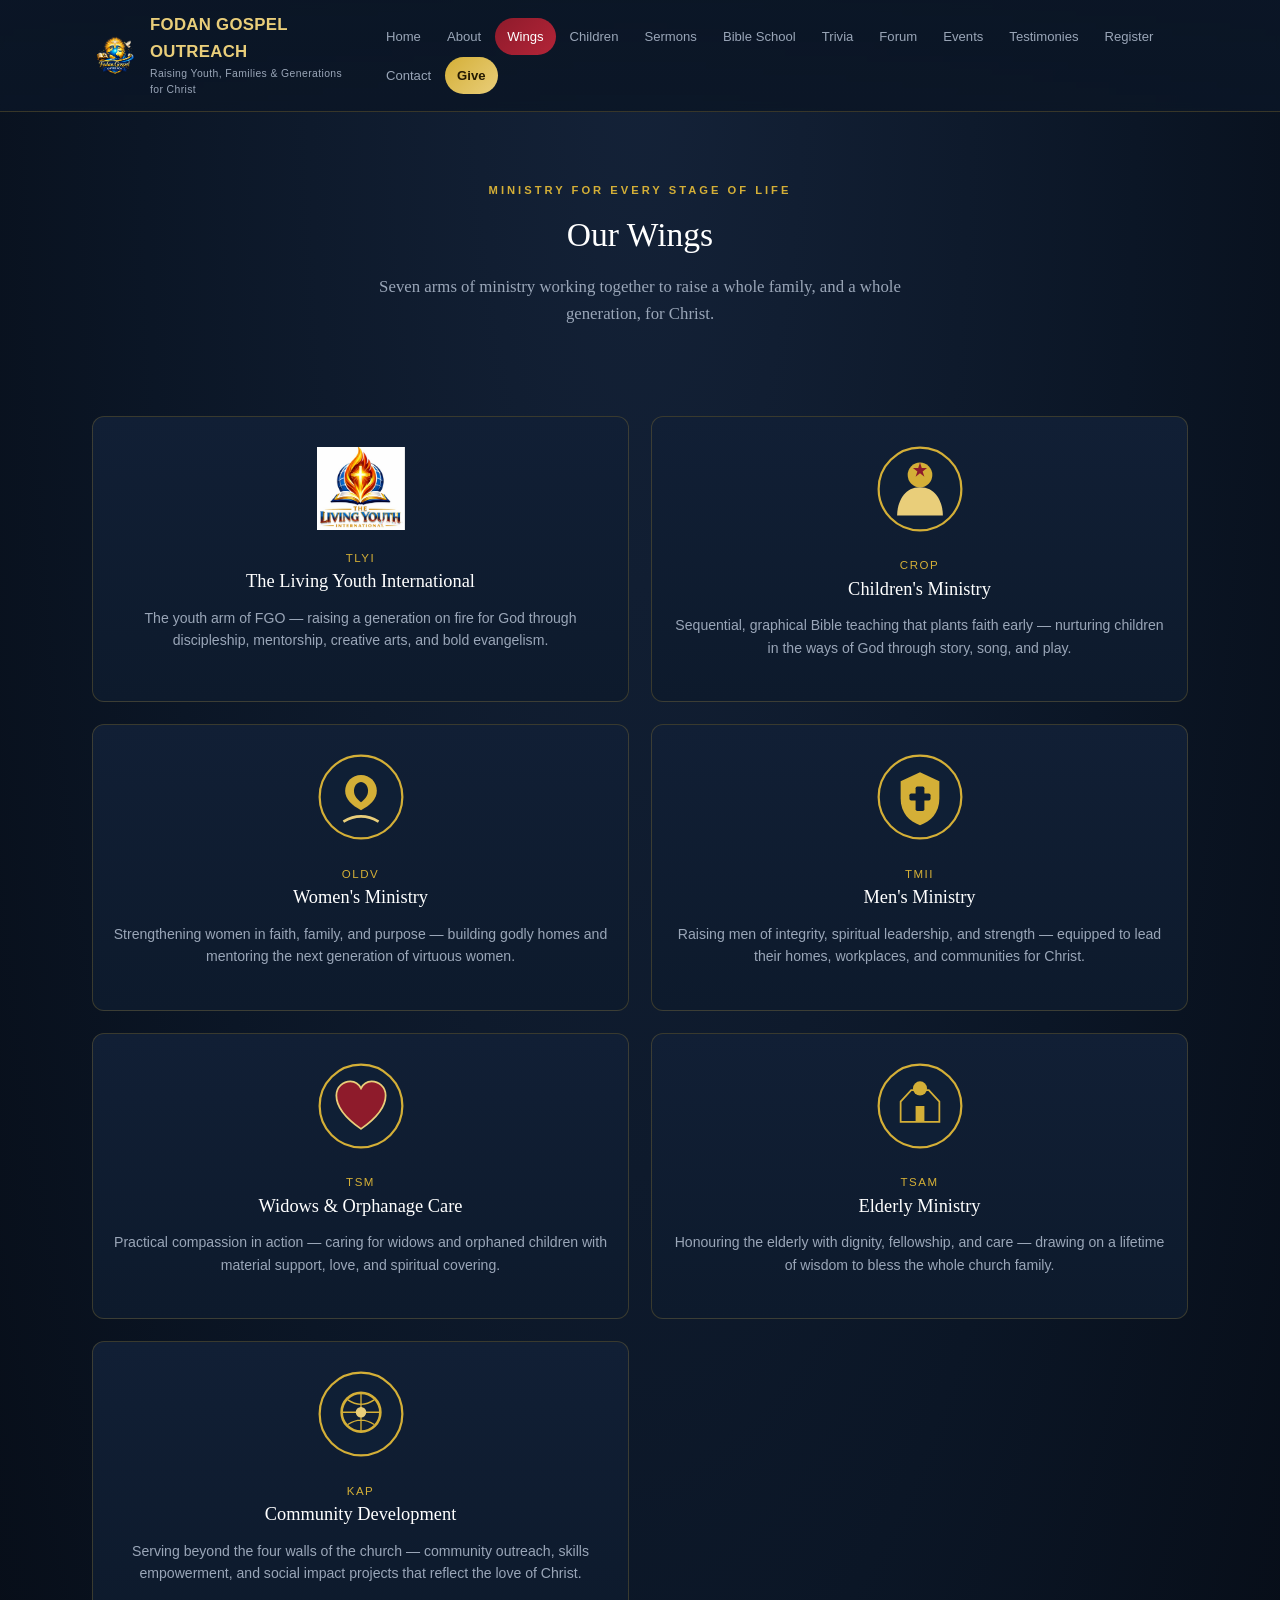
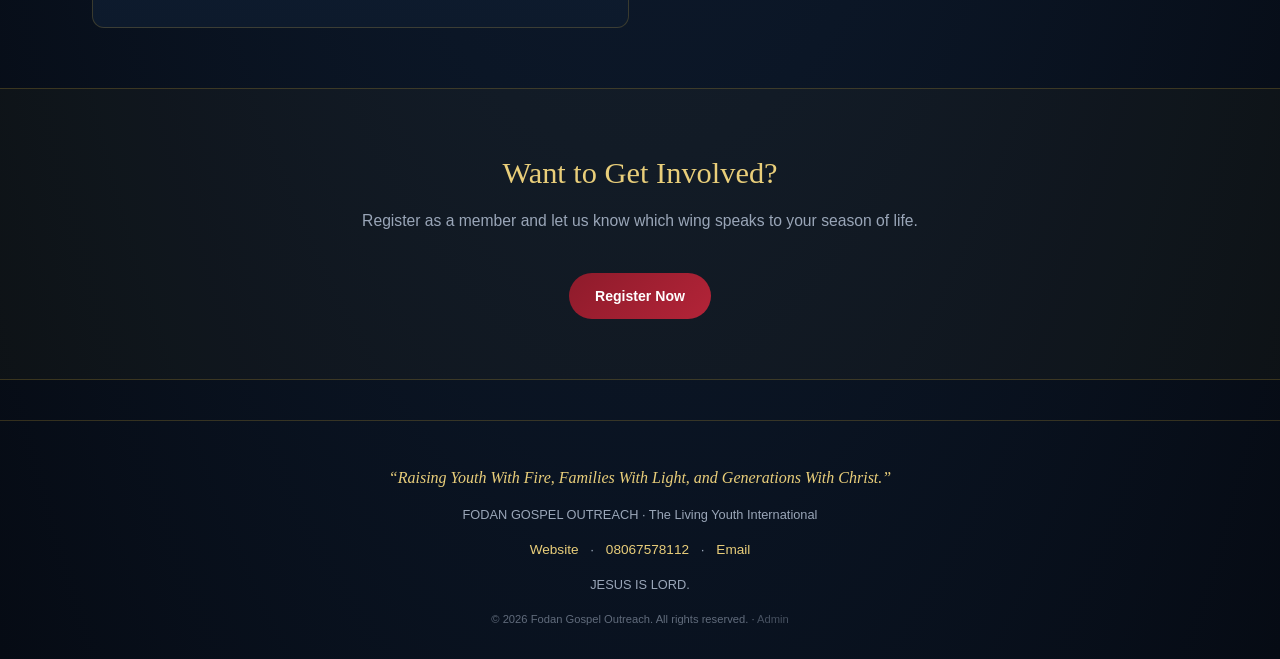
<file: wings.html>
<!DOCTYPE html>
<html lang="en">
<head>
<meta charset="UTF-8">
<meta name="viewport" content="width=device-width, initial-scale=1.0">
<title>Our Wings — Fodan Gospel Outreach</title>
<meta name="description" content="The seven ministry wings of Fodan Gospel Outreach, serving every stage of life from children to the elderly.">
<link rel="stylesheet" href="css/style.css">
</head>
<body>

<div id="storage-warning" class="hidden sans" style="background:#8E1B2B;color:#fff;text-align:center;padding:10px 16px;font-size:0.82rem;">
  &#9888; We're having trouble connecting right now. Some features may not save. Please try again shortly.
</div>

<header class="site-header">
  <div class="nav-row">
    <a href="index.html" class="brand">
      <img src="assets/images/fgo-logo.png" alt="Fodan Gospel Outreach">
      <div><div class="name">FODAN GOSPEL OUTREACH</div><div class="tag">Raising Youth, Families &amp; Generations for Christ</div></div>
    </a>
    <button id="nav-toggle">&#9776;</button>
    <nav class="main-nav" id="main-nav">
      <a href="index.html">Home</a>
      <a href="about.html">About</a>
      <a href="wings.html" class="active">Wings</a>
      <a href="children.html">Children</a>
      <a href="sermons.html">Sermons</a>
      <a href="bible-school.html">Bible School</a>
      <a href="trivia.html">Trivia</a>
      <a href="forum.html">Forum</a>
      <a href="events.html">Events</a>
      <a href="testimonies.html">Testimonies</a>
      <a href="register.html">Register</a>
      <a href="contact.html">Contact</a>
      <a href="give.html" class="give-link">Give</a>
    </nav>
  </div>
</header>

<section class="hero page-hero">
  <div class="eyebrow">Ministry for Every Stage of Life</div>
  <h1>Our Wings</h1>
  <p class="lead">Seven arms of ministry working together to raise a whole family, and a whole generation, for Christ.</p>
</section>

<section style="padding-top:0;">
  <div class="wrap">
    <div class="grid cols-2" id="wings-full"></div>
  </div>
</section>

<section class="alt">
  <div class="wrap" style="text-align:center;">
    <h2 class="section-title">Want to Get Involved?</h2>
    <p class="section-sub">Register as a member and let us know which wing speaks to your season of life.</p>
    <a href="register.html" class="btn crimson">Register Now</a>
  </div>
</section>

<footer class="site-footer">
  <div class="tagline">&ldquo;Raising Youth With Fire, Families With Light, and Generations With Christ.&rdquo;</div>
  <div>FODAN GOSPEL OUTREACH &middot; The Living Youth International</div>
  <div class="socials"><a href="https://bit.ly/4rSowUy" target="_blank">Website</a> &middot; <a href="tel:08067578112">08067578112</a> &middot; <a href="mailto:folahandaniel@gmail.com">Email</a></div>
  <div style="margin-top:10px;">JESUS IS LORD.</div>
  <div style="margin-top:16px; font-size:0.7rem; opacity:0.6;">&copy; <span id="year"></span> Fodan Gospel Outreach. All rights reserved. &middot; <a href="admin.html" style="color:inherit; opacity:0.7;">Admin</a></div>
</footer>

<script src="js/wings-data.js"></script>
<script>
document.getElementById('year').textContent = new Date().getFullYear();
document.getElementById('wings-full').innerHTML = WINGS.map(w=>`
  <div class="card wing-card">
    ${w.logo ? `<img src="${w.logo}" alt="${w.name}">` : w.svg}
    <div class="code">${w.code}</div>
    <h3>${w.name}</h3>
    <p>${w.desc}</p>
  </div>
`).join('');
</script>
</body>
</html>
</file>
<file: css/style.css>
/* ============================================================
   FODAN GOSPEL OUTREACH — Global Ministry Website
   Design system: crimson / navy / gold, dark prophetic-apostolic tone
   ============================================================ */

:root{
  --navy:#0B1626;
  --navy-2:#0F1F35;
  --crimson:#8E1B2B;
  --crimson-2:#B32438;
  --gold:#D4AF37;
  --gold-soft:#E9CE7A;
  --ivory:#F4EFE3;
  --muted:#9AA6B8;
  --line:rgba(212,175,55,0.22);
  --card:#111F35;
  --radius:12px;
  --maxw:1140px;
}
*{box-sizing:border-box;}
html,body{margin:0;padding:0;scroll-behavior:smooth;}
body{
  background: radial-gradient(ellipse at top, #142238 0%, var(--navy) 55%, #060B14 100%);
  color:var(--ivory);
  font-family:'Georgia','Iowan Old Style',serif;
  line-height:1.6;
  min-height:100vh;
}
.sans{font-family:-apple-system,BlinkMacSystemFont,"Segoe UI",Helvetica,Arial,sans-serif;}
a{color:var(--gold-soft); text-decoration:none;}
a:hover{text-decoration:underline;}
img{max-width:100%; display:block;}
::selection{background:var(--gold); color:#1a1200;}
.wrap{max-width:var(--maxw); margin:0 auto; padding:0 22px;}

/* ---- Header / Nav ---- */
header.site-header{
  position:sticky; top:0; z-index:100;
  background:linear-gradient(180deg, rgba(11,22,38,0.97), rgba(11,22,38,0.9));
  border-bottom:1px solid var(--line);
  backdrop-filter:blur(6px);
}
.nav-row{
  max-width:var(--maxw); margin:0 auto; padding:12px 22px;
  display:flex; align-items:center; justify-content:space-between; gap:16px;
  position:relative;
}
.brand{display:flex; align-items:center; gap:12px;}
.brand img{height:46px; width:46px; object-fit:contain; border-radius:6px;}
.brand .name{font-size:1.05rem; color:var(--gold-soft); font-weight:700; letter-spacing:0.3px; font-family:-apple-system,sans-serif;}
.brand .tag{font-size:0.65rem; color:var(--muted); letter-spacing:0.4px; font-family:-apple-system,sans-serif;}
nav.main-nav{display:flex; gap:2px; flex-wrap:wrap; align-items:center;}
nav.main-nav a{
  font-family:-apple-system,sans-serif; font-size:0.82rem; color:var(--muted);
  padding:8px 12px; border-radius:20px; transition:all .15s ease;
}
nav.main-nav a:hover, nav.main-nav a.active{
  color:#fff; text-decoration:none;
  background:linear-gradient(135deg,var(--crimson),var(--crimson-2));
}
nav.main-nav a.give-link{
  background:linear-gradient(135deg,var(--gold),var(--gold-soft)); color:#241a02 !important; font-weight:700;
}
#nav-toggle{display:none; background:none; border:1px solid var(--line); color:var(--ivory); font-size:1.3rem; border-radius:6px; padding:4px 10px; cursor:pointer;}

@media(max-width:880px){
  nav.main-nav{
    display:none; position:absolute; top:100%; left:0; right:0;
    background:var(--navy-2); flex-direction:column; padding:10px 22px 18px; border-bottom:1px solid var(--line);
    align-items:flex-start;
  }
  nav.main-nav.open{display:flex;}
  #nav-toggle{display:block;}
}

/* ---- Hero ---- */
.hero{padding:70px 22px 60px; text-align:center; max-width:800px; margin:0 auto;}
.eyebrow{
  font-family:-apple-system,sans-serif; text-transform:uppercase; letter-spacing:3px;
  font-size:0.7rem; color:var(--gold); font-weight:700; margin-bottom:14px;
}
.hero h1{font-size:2.6rem; color:#fff; font-weight:400; margin:0 0 18px; line-height:1.25;}
.page-hero h1{font-size:2.1rem;}
.hero p.lead, p.lead{color:var(--muted); font-size:1.05rem; max-width:600px; margin:0 auto 28px;}
.cta-row{display:flex; gap:14px; justify-content:center; flex-wrap:wrap;}

/* ---- Buttons ---- */
.btn{
  font-family:-apple-system,sans-serif; font-weight:700; font-size:0.88rem;
  padding:12px 26px; border-radius:28px; border:none; cursor:pointer; display:inline-block;
  background:linear-gradient(135deg,var(--gold),var(--gold-soft)); color:#241a02;
  transition:transform .15s ease; text-decoration:none;
}
.btn:hover{transform:translateY(-2px); text-decoration:none;}
.btn.crimson{background:linear-gradient(135deg,var(--crimson),var(--crimson-2)); color:#fff;}
.btn.outline{background:transparent; border:1px solid var(--gold); color:var(--gold-soft);}
.btn.small{padding:8px 18px; font-size:0.78rem;}

/* ---- Sections & Cards ---- */
section{padding:60px 22px;}
section.alt{background:rgba(212,175,55,0.03); border-top:1px solid var(--line); border-bottom:1px solid var(--line);}
h2.section-title{font-size:1.9rem; color:var(--gold-soft); font-weight:400; text-align:center; margin:0 0 10px;}
p.section-sub{text-align:center; color:var(--muted); max-width:600px; margin:0 auto 40px; font-size:0.98rem; font-family:-apple-system,sans-serif;}

.card{
  background:linear-gradient(180deg, var(--card), #0D1A2C);
  border:1px solid var(--line); border-radius:var(--radius); padding:26px;
}
.grid{display:grid; gap:22px;}
.cols-2{grid-template-columns:1fr 1fr;}
.cols-3{grid-template-columns:repeat(3,1fr);}
.cols-4{grid-template-columns:repeat(4,1fr);}
@media(max-width:880px){ .cols-3,.cols-4{grid-template-columns:1fr 1fr;} }
@media(max-width:560px){ .cols-2,.cols-3,.cols-4{grid-template-columns:1fr;} }

.wing-card{text-align:center; padding:28px 20px;}
.wing-card img, .wing-card svg{width:88px; height:88px; margin:0 auto 16px; object-fit:contain;}
.wing-card h3{color:#fff; font-weight:400; font-size:1.15rem; margin:0 0 4px;}
.wing-card .code{color:var(--gold); font-family:-apple-system,sans-serif; font-size:0.72rem; letter-spacing:1.5px; text-transform:uppercase;}
.wing-card p{color:var(--muted); font-size:0.88rem; margin-top:10px; font-family:-apple-system,sans-serif;}

.leader-block{display:flex; gap:28px; align-items:center; flex-wrap:wrap;}
.leader-block img{width:180px; height:220px; object-fit:cover; border-radius:10px; border:1px solid var(--line);}
.leader-block .name{font-size:1.3rem; color:var(--gold-soft);}
.leader-block .title{color:var(--muted); font-family:-apple-system,sans-serif; font-size:0.85rem; margin-bottom:10px;}

/* ---- Forms ---- */
label{display:block; font-family:-apple-system,sans-serif; font-size:0.75rem; color:var(--muted); margin:14px 0 5px; letter-spacing:0.3px;}
input,select,textarea{
  width:100%; background:#0A1523; border:1px solid var(--line); color:var(--ivory);
  padding:11px 13px; border-radius:6px; font-family:-apple-system,sans-serif; font-size:0.92rem;
}
input:focus,select:focus,textarea:focus{outline:2px solid var(--gold); border-color:var(--gold);}
textarea{resize:vertical; min-height:90px;}
.msg{font-family:-apple-system,sans-serif; font-size:0.85rem; padding:10px 14px; border-radius:6px; margin-top:12px; display:none;}
.msg.show{display:block;}
.msg.ok{background:rgba(60,140,90,0.18); color:#a8e6bf; border:1px solid rgba(60,140,90,0.4);}
.msg.err{background:rgba(142,27,43,0.2); color:#ffb9c2; border:1px solid rgba(142,27,43,0.4);}
.small-note{font-family:-apple-system,sans-serif; font-size:0.75rem; color:var(--muted); margin-top:6px;}

/* ---- Tables ---- */
table{width:100%; border-collapse:collapse; font-family:-apple-system,sans-serif; font-size:0.85rem;}
th,td{text-align:left; padding:9px 10px; border-bottom:1px solid var(--line);}
th{color:var(--gold); font-weight:600; font-size:0.7rem; text-transform:uppercase; letter-spacing:0.6px;}
tr:hover td{background:rgba(212,175,55,0.04);}
.badge{display:inline-block; font-family:-apple-system,sans-serif; font-size:0.65rem; padding:2px 9px; border-radius:12px; background:rgba(212,175,55,0.16); color:var(--gold-soft); border:1px solid var(--line);}

/* ---- Sermon / testimony / event items ---- */
.item{border-bottom:1px solid var(--line); padding:18px 0;}
.item:last-child{border-bottom:none;}
.item .meta{font-family:-apple-system,sans-serif; font-size:0.72rem; color:var(--gold); text-transform:uppercase; letter-spacing:1px;}
.item h3{margin:6px 0; font-weight:400; color:#fff; font-size:1.2rem; cursor:pointer;}
.item .body{color:var(--muted); display:none; margin-top:8px;}
.item .body.open{display:block;}

/* ---- Footer ---- */
footer.site-footer{
  text-align:center; padding:44px 22px 30px; font-family:-apple-system,sans-serif;
  color:var(--muted); font-size:0.8rem; border-top:1px solid var(--line); margin-top:40px;
}
footer .tagline{color:var(--gold-soft); font-style:italic; margin-bottom:14px; font-family:Georgia,serif; font-size:1rem;}
footer .socials{margin:14px 0; font-size:0.85rem;}
footer .socials a{margin:0 8px;}

.hidden{display:none !important;}
.panel-builder-row{display:flex; gap:8px; align-items:flex-start; margin-bottom:8px; flex-wrap:wrap;}
.panel-builder-row input, .panel-builder-row select{flex:1; min-width:140px;}
.stat{text-align:center; padding:20px 10px; border:1px solid var(--line); border-radius:var(--radius); background:rgba(212,175,55,0.04);}
.stat .n{font-size:2rem; color:var(--gold-soft); font-weight:700; font-family:-apple-system,sans-serif;}
.stat .l{font-size:0.72rem; color:var(--muted); font-family:-apple-system,sans-serif; text-transform:uppercase; letter-spacing:1px;}
</file>
